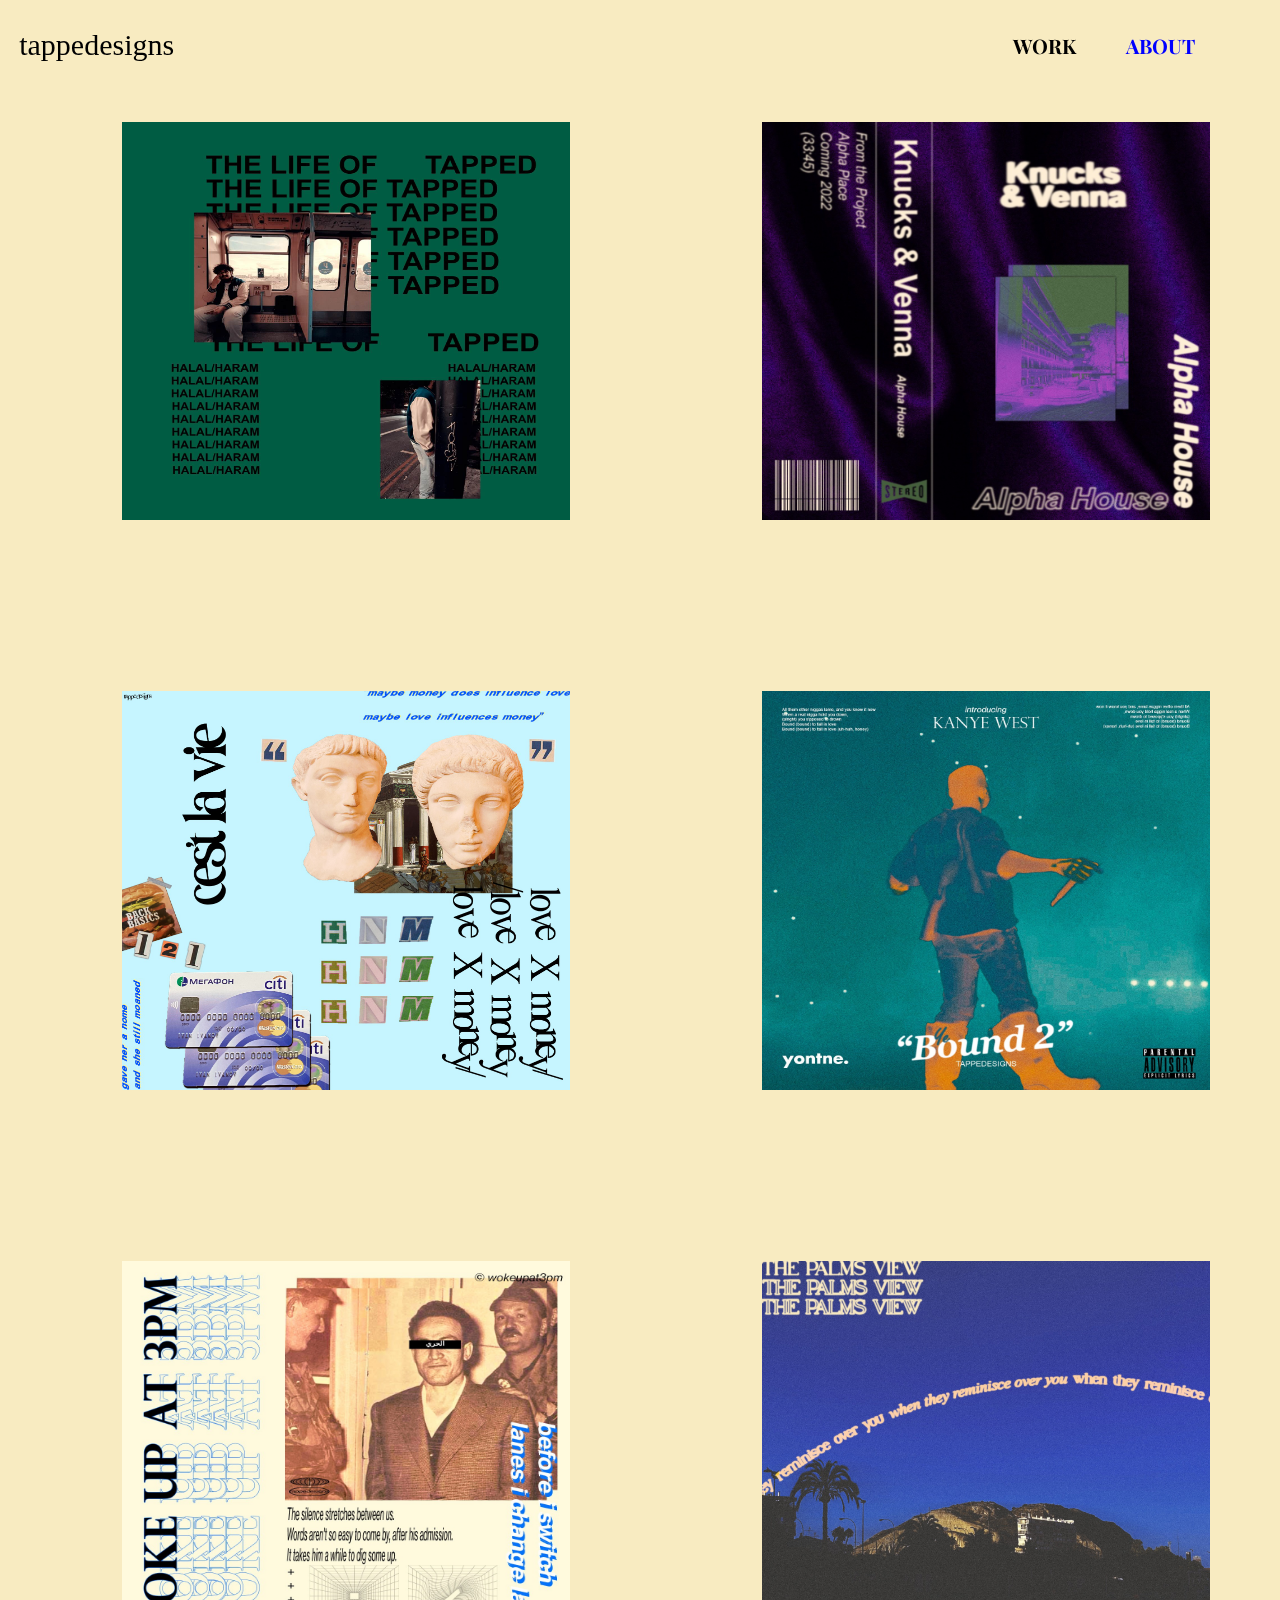
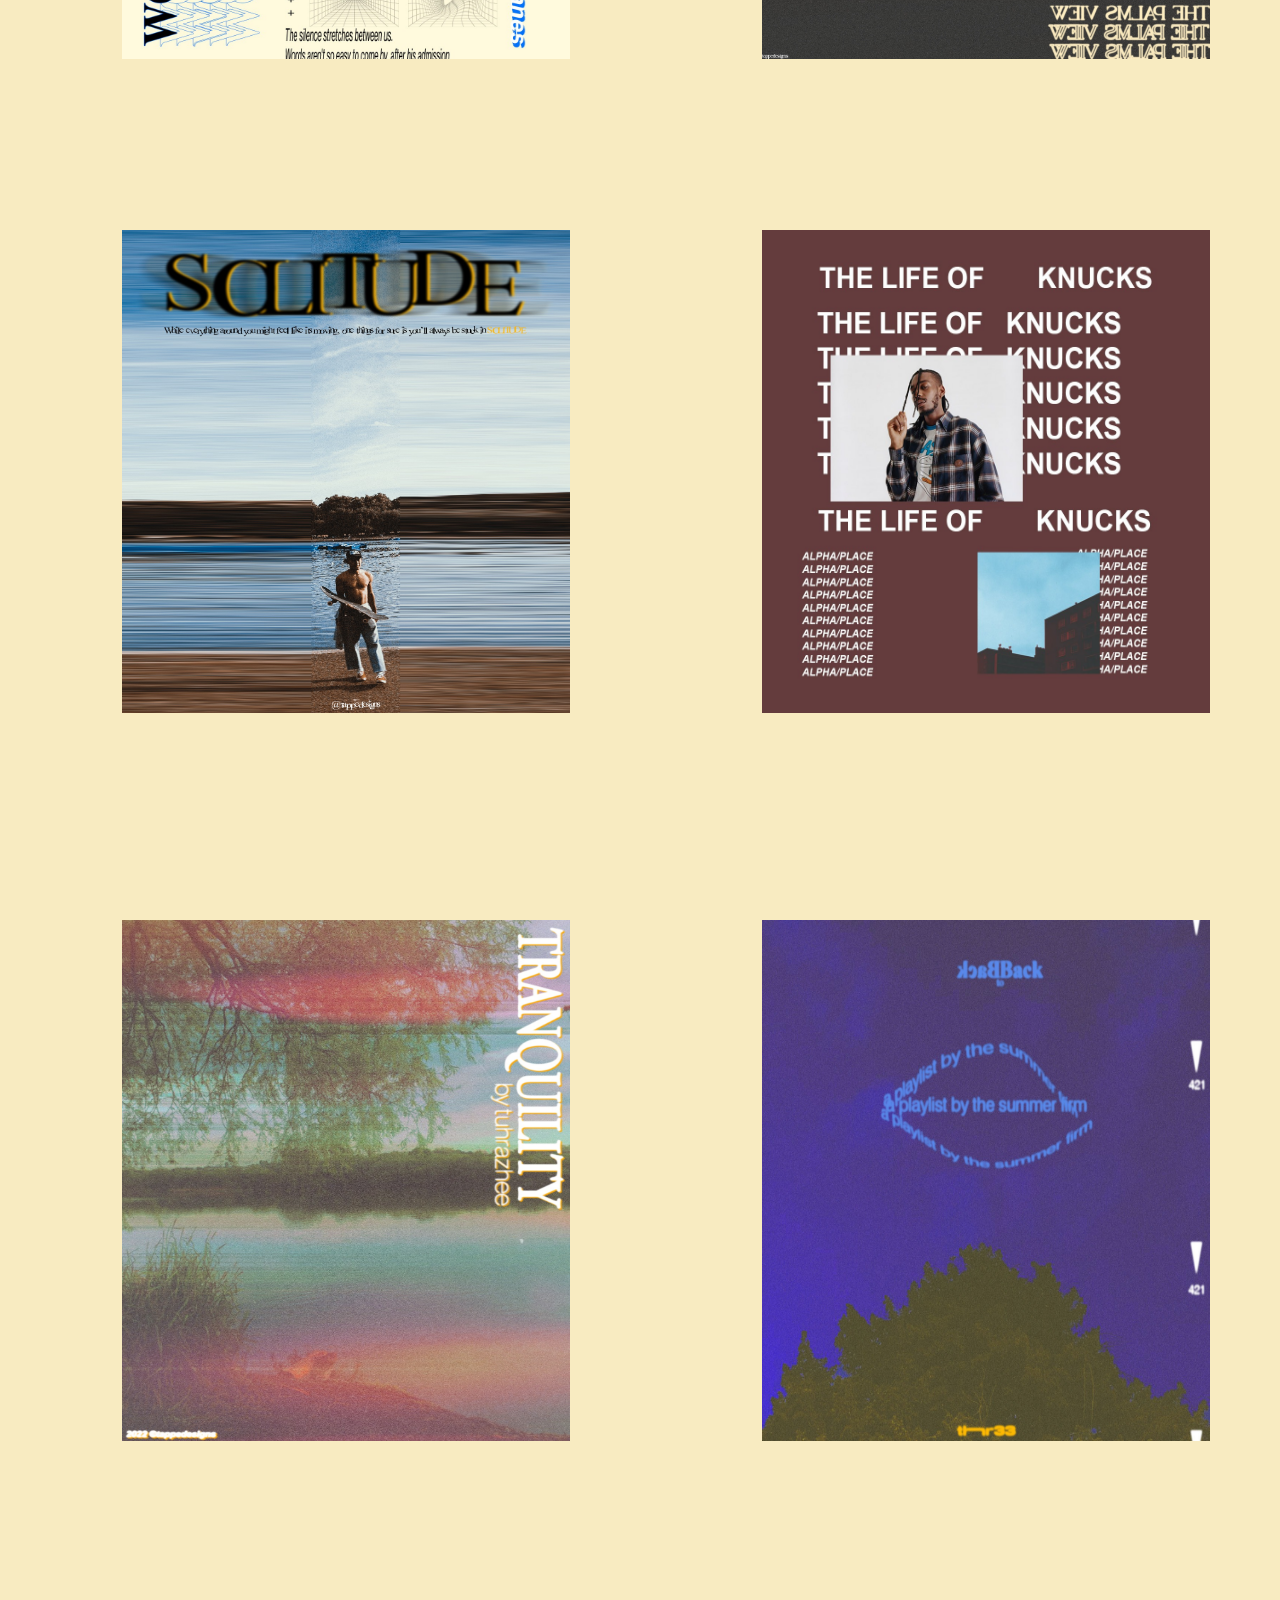
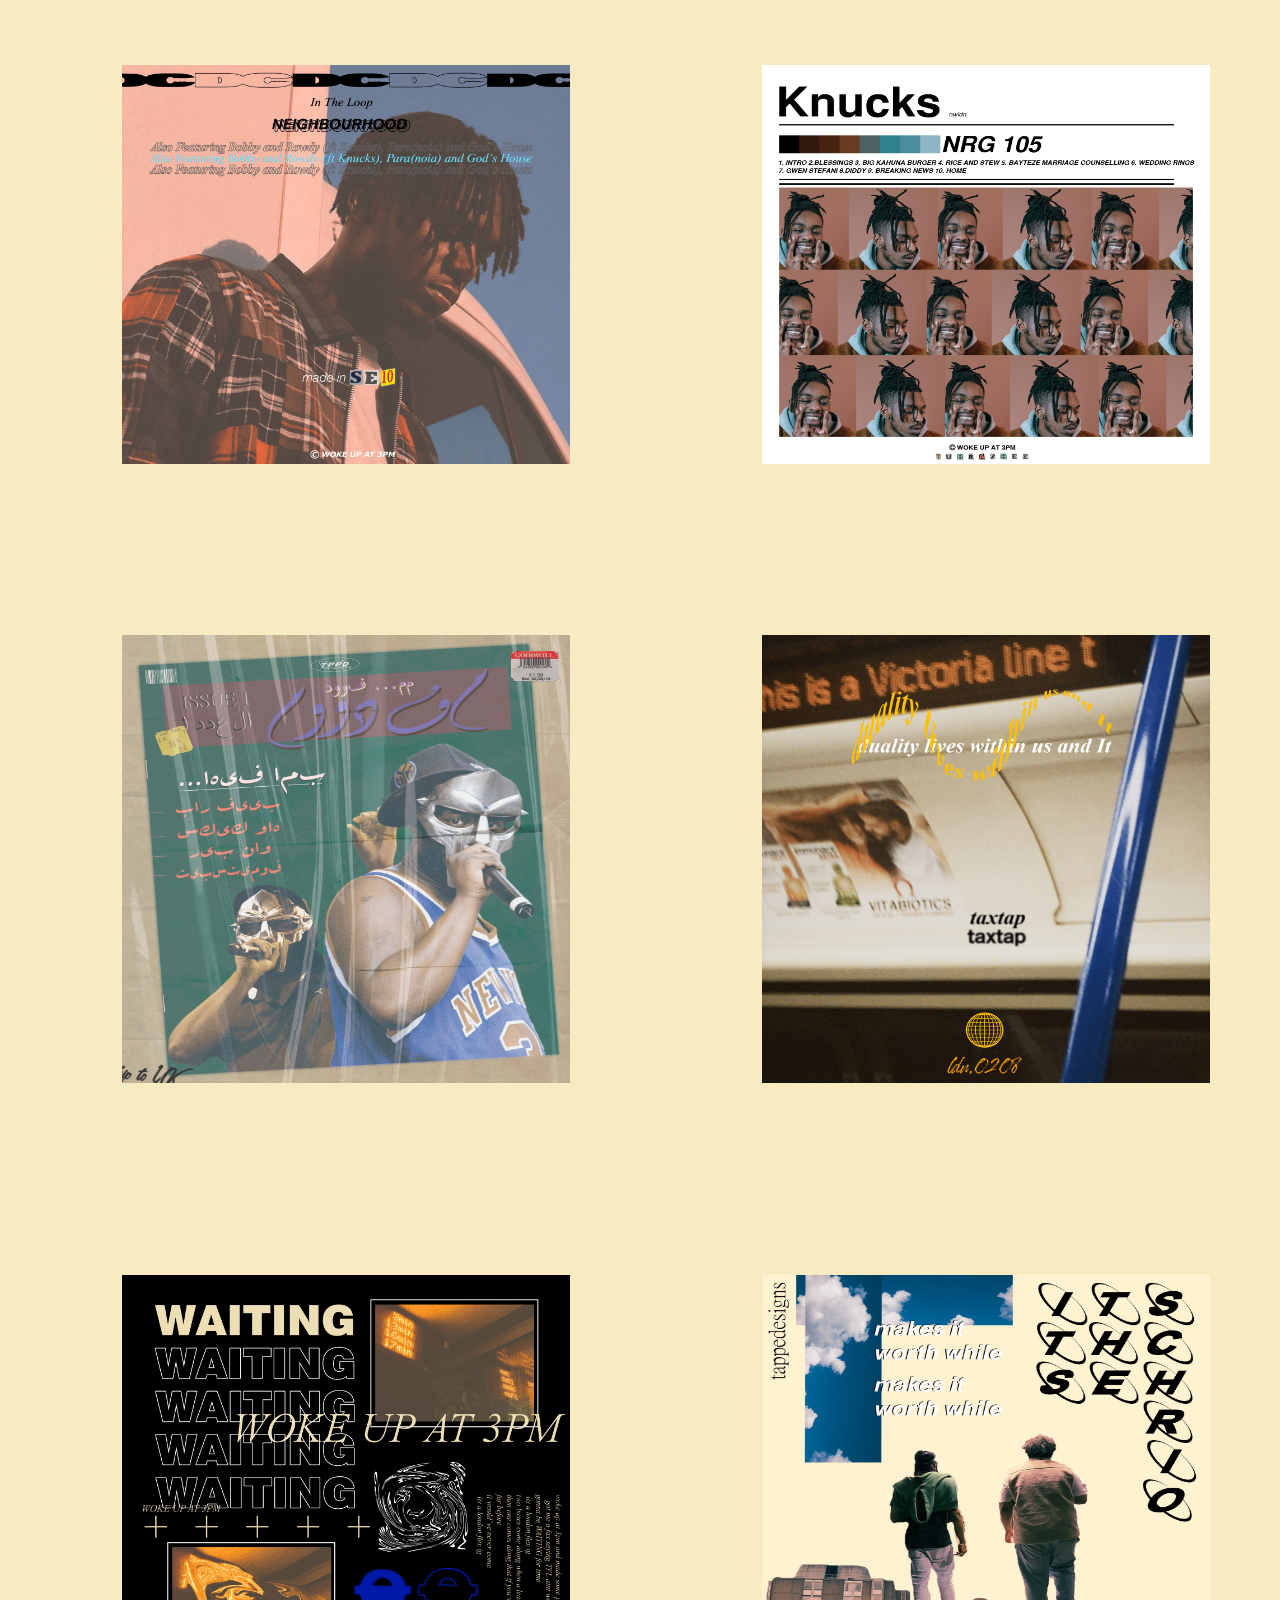
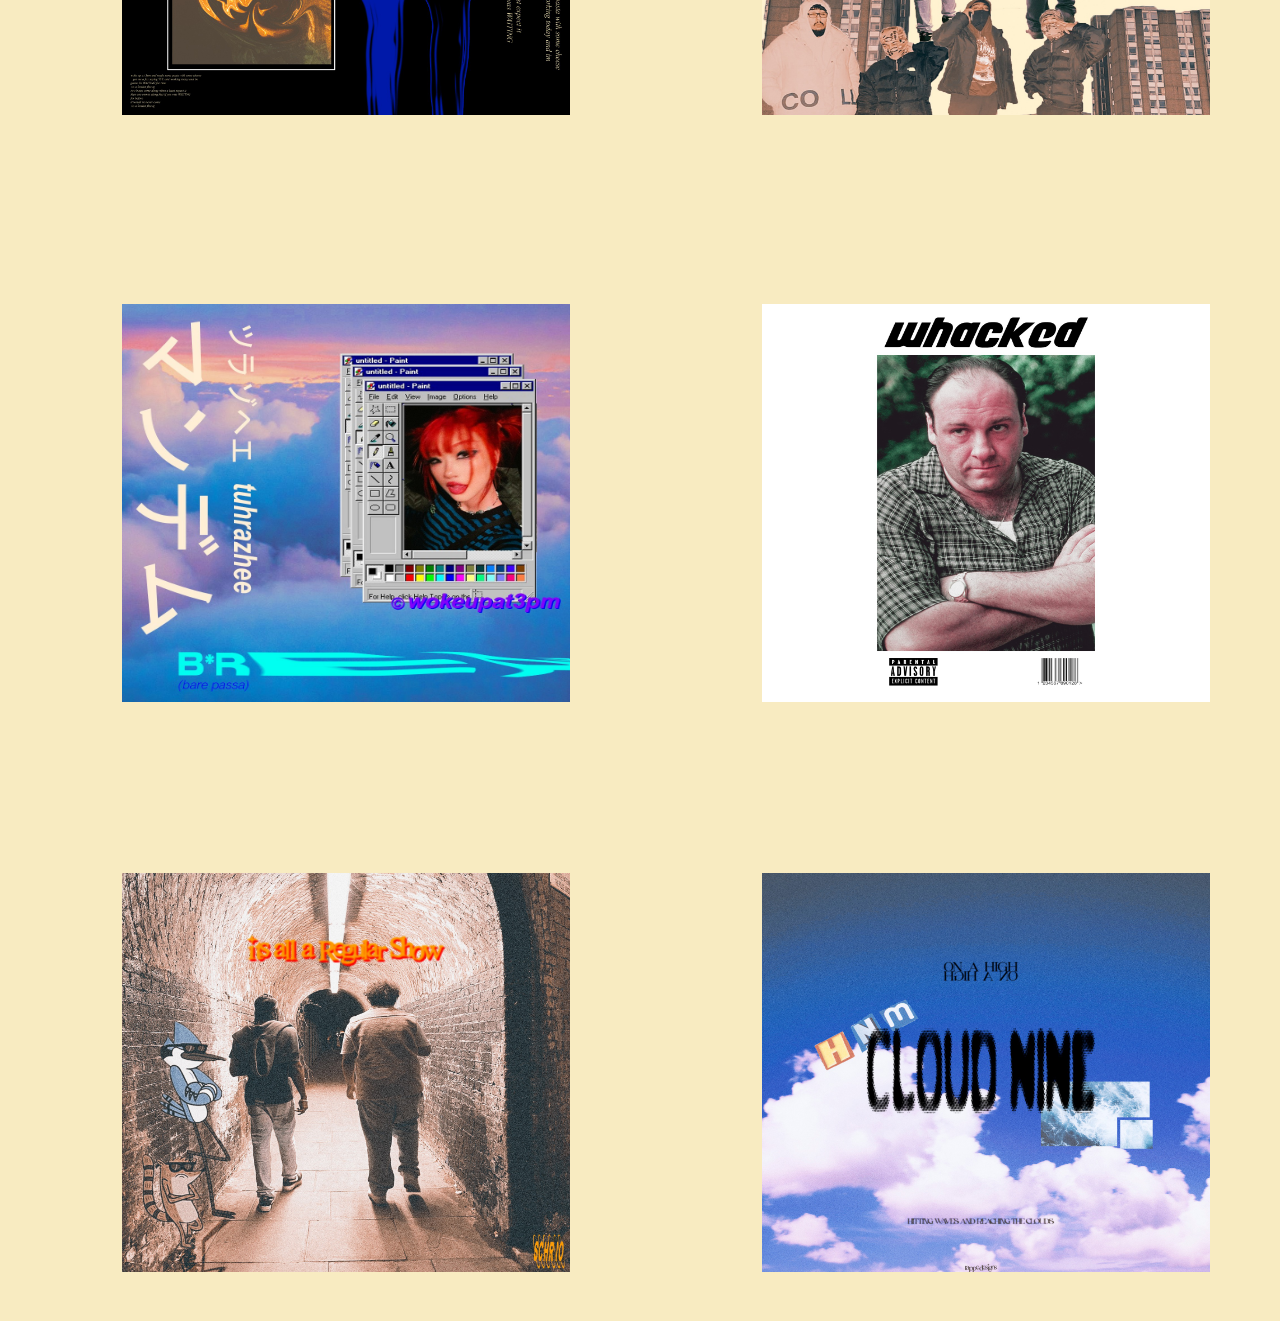
<file: index.html>
<!DOCTYPE html>
<html lang="en">
<head>
    <meta charset="UTF-8">
    <meta http-equiv="X-UA-Compatible" content="IE=edge">
    <meta name="viewport" content="width=device-width, initial-scale=1.0">

    <!--Favicon image-->
    <link rel="shortcut icon" type="image/x-icon" href="favicon.ico">

    <!--import css file to html document-->
    <link rel="stylesheet" href="style.css">

    <!--title of the page-->
    <title>tappedesigns portfolio</title>
</head>
<body>

    <!--Navigation bar-->
    <nav>
        <!--ul tag that contains the 'left-nav', 'middle-nav' and 'right-nav' on a display flex-->
        <ul class="nav">
            <!--left navigation bar-->
            <div class="left-nav">
                <p>tappedesigns</p>
            </div>

            <!--right navigation bar-->
            <div class="right-nav"> 
                <ul>
                    <li><a href="index.html" class="current-page">WORK</a></li>
                    <li><a href="about.html">ABOUT</a></li>
                </ul>
            </div>
            <!--hamburger icon on the navigation bar (table & mobile viewpoint)-->
            <!--Set to display none by default-->
            <img class="hamburger-icon" id="hamburger_icon" src="images/hamburger-icon.png" alt="hamburger-icon">
        </ul>
    </nav>

    <!--Hamburger menu pop (set to display none by default)-->
    <div class="hamburger-menu" id="hamburger_menu">
        <li><a href="index.html" class="current-page">WORK</a></li>
        <li><a href="about.html">ABOUT</a></li>
    </div>


    <!--section-1-->
    <!--This is the main area where all the portfolio images and gifs will go-->
    <section class="main-section">

        <div class="parent">

            <!--Container which 'contains' the images-->
            <!--To add a new image/gif just import into the 'images' folder and add below-->
            <div class="image-grid-container">
                <img src="images/img17.jpeg" alt="img1">
                <img src="images/img2.jpeg" alt="img2">
                <img src="images/img3.jpeg" alt="img3">
                <img src="images/img4.jpeg" alt="img4">
                <img src="images/img5.jpeg" alt="img5">
                <img src="images/img6.jpeg" alt="img6">
                <img src="images/img7.jpeg" alt="img7">
                <img src="images/img8.jpeg" alt="img8">
                <img src="images/img9.jpeg" alt="img9">
                <img src="images/img10.jpeg" alt="img10">
                <img src="images/img11.jpeg" alt="img11">
                <img src="images/img12.jpeg" alt="img12">
                <img src="images/img13.jpeg" alt="img13">
                <img src="images/img14.jpeg" alt="img14">
                <img src="images/img15.jpeg" alt="img15">
                <img src="images/img16.jpeg" alt="img16">
                <img src="images/img1.jpeg" alt="img17">
                <img src="images/img18.jpeg" alt="img18">
                <img src="images/img19.jpeg" alt="img19">
                <img src="images/img20.jpeg" alt="img20">
            </div>
        </div>
    </section>

    <!--import javaScript link-->
    <script src="script.js"></script>

</body>
</html>
</file>
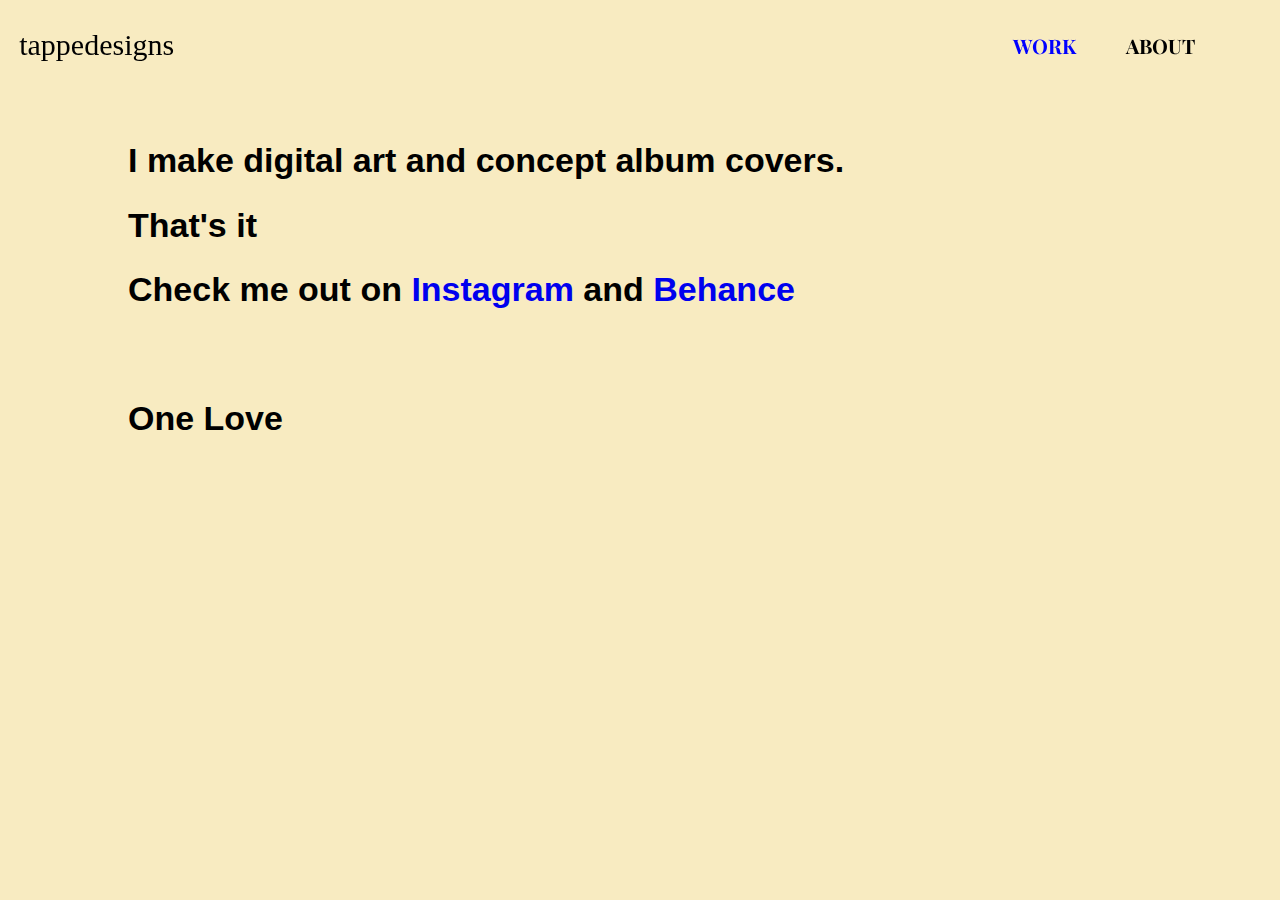
<file: about.html>
<!DOCTYPE html>
<html lang="en">
<head>
    <meta charset="UTF-8">
    <meta http-equiv="X-UA-Compatible" content="IE=edge">
    <meta name="viewport" content="width=device-width, initial-scale=1.0">

    <!--import css file to html document-->
    <link rel="stylesheet" href="style.css">

    <!--title of the page-->
    <title>tappedesigns portfolio - About</title>
</head>
<body>
    <nav>
        <!--ul tag that contains the 'left-nav', 'middle-nav' and 'right-nav' on a display flex-->
        <ul class="nav">
            <!--left navigation bar-->
            <div class="left-nav">
                <p>tappedesigns</p>
            </div>

            <!--right navigation bar-->
            <div class="right-nav"> 
                <ul>
                    <li><a href="index.html">WORK</a></li>
                    <li><a href="about.html" class="current-page">ABOUT</a></li>
                </ul>
            </div>
            <!--hamburger icon on the navigation bar (table & mobile viewpoint)-->
            <!--Set to display none by default-->
            <img class="hamburger-icon" id="hamburger_icon" src="images/hamburger-icon.png" alt="hamburger-icon">
        </ul>
    </nav>

    <!--Hamburger menu pop (set to display none by default)-->
    <div class="hamburger-menu" id="hamburger_menu">
        <li><a href="index.html">WORK</a></li>
        <li><a href="about.html" class="current-page">ABOUT</a></li>
    </div>

    <!--section-1-->
    <section class="about-section">
        <h1>I make digital art and concept album covers.<br>That's it<br>Check me out on <a href="https://www.instagram.com/tuhrazhee/?hl=en" target="_blank">Instagram</a> and <a href="https://www.behance.net/tappeddesigns?tracking_source=search_projects%7Cpennies" target="_blank">Behance</a><br><br>One Love</h1> 
    </section>

    <!--import javaScript link-->
    <script src="script.js"></script>

</body>
</html>
</file>
<file: style.css>
@import url("https://fonts.googleapis.com/css2?family=Playfair+Display:wght@700&display=swap");
* {
  margin: 0;
  padding: 0;
}

body {
  background-color: #f8ebc1;
  height: 100vh;
}

.nav {
  display: flex;
  align-items: center;
  justify-content: space-between;
  flex-direction: row;
  height: 10vh;
  position: fixed;
  width: 100vw;
  z-index: 9999;
}
.nav .left-nav {
  margin: 1.5%;
}
.nav .left-nav ul {
  display: flex;
  align-items: center;
  justify-content: center;
  flex-direction: row;
  margin: 0px 0px 0px 65px;
}
.nav .left-nav ul li {
  list-style: none;
  margin: 0px 25px;
  font-family: "Montserrat", sans-serif;
  font-size: 1vw;
  font-weight: bold;
}
.nav .left-nav ul li a {
  text-decoration: none;
  cursor: pointer;
}
.nav .left-nav p {
  font-size: 30px;
}
.nav .right-nav ul {
  display: flex;
  align-items: center;
  justify-content: center;
  flex-direction: row;
  margin: 0px 60px 0px -65px;
}
.nav .right-nav ul li {
  list-style: none;
  margin: 0px 25px;
  font-family: "Montserrat", sans-serif;
  font-size: 1vw;
  font-weight: bold;
}
.nav .right-nav ul li a {
  text-decoration: none;
  cursor: pointer;
  font-size: 20px;
  font-family: "Playfair Display", serif;
  transition: ease-in 0.5ms;
  color: blue;
}
.nav .right-nav ul li a:hover {
  color: black;
  transition: ease-in 0.5ms;
  cursor: pointer;
}
.nav .right-nav ul li .current-page {
  color: black;
}
.nav .hamburger-icon {
  display: none;
}
.nav .hamburger-icon:hover {
  cursor: pointer;
}

.main-section .parent .image-grid-container {
  display: grid;
  grid-template-columns: repeat(2, 1fr);
  grid-template-rows: repeat(2, 1fr);
  grid-column-gap: 0px;
  grid-row-gap: 0px;
}
.main-section .parent .image-grid-container img {
  width: 70%;
  height: 70%;
  margin-top: 19%;
  margin-left: 19%;
}
.main-section .parent .image-grid-container img:hover {
  filter: grayscale(80%);
  cursor: pointer;
}

.about-section h1 {
  display: flex;
  align-items: start;
  flex-direction: column;
  justify-content: start;
  padding-top: 10%;
  padding-left: 10%;
  text-decoration: none;
  font-size: 34px;
  font-family: sans-serif;
  transition: ease-in 0.5ms;
  color: black;
  line-height: 1.9;
}
.about-section a {
  display: contents;
  text-decoration: underline;
}

.hamburger-menu {
  display: none;
}
.hamburger-menu .current-page {
  color: black;
}

@media screen and (max-width: 999px) {
  .nav {
    justify-content: space-around;
  }
  .nav .right-nav {
    display: none;
  }
  .nav .hamburger-icon {
    display: inline;
    width: 35px;
    height: 35px;
    margin: auto 20px;
  }
  .main-section .parent .image-grid-container {
    display: flex;
    align-items: center;
    justify-content: center;
    flex-direction: column;
  }
  .main-section .parent .image-grid-container img {
    margin: 0px 0px 5% 0px;
  }
  .main-section .parent .image-grid-container img:nth-child(1) {
    margin-top: 25%;
  }
  .about-section h1 {
    display: flex;
    align-items: start;
    flex-direction: column;
    justify-content: start;
    padding-top: 25%;
    padding-left: 10%;
    text-decoration: none;
    font-size: 15px;
    font-family: sans-serif;
    transition: ease-in 0.5ms;
    color: black;
    line-height: 1.9;
  }
  .hamburger-menu {
    display: inline;
    display: flex;
    align-items: center;
    justify-content: center;
    flex-direction: column;
    width: -webkit-fill-available;
    background: #f0d479;
    height: -webkit-fill-available;
    position: fixed;
    display: none;
  }
  .hamburger-menu li {
    list-style: none;
    font-size: 60px;
    color: blue;
    list-style: none;
  }
  .hamburger-menu li a {
    color: blue;
    text-decoration: none;
  }
  .hamburger-menu li:nth-child(1) {
    padding-bottom: 4%;
  }
  .hamburger-menu li:nth-child(2) {
    padding-top: 4%;
  }
  .hamburger-menu li:hover a {
    cursor: pointer;
    transition: ease-in 0.5;
    color: black;
  }
}
@media screen and (min-width: 416px) and (max-width: 999px) {
  .about-section h1 {
    display: flex;
    align-items: start;
    flex-direction: column;
    justify-content: start;
    padding-top: 20%;
    padding-left: 10%;
    text-decoration: none;
    font-size: 20px;
    font-family: sans-serif;
    transition: ease-in 0.5ms;
    color: black;
    line-height: 1.9;
  }
}/*# sourceMappingURL=style.css.map */
</file>
